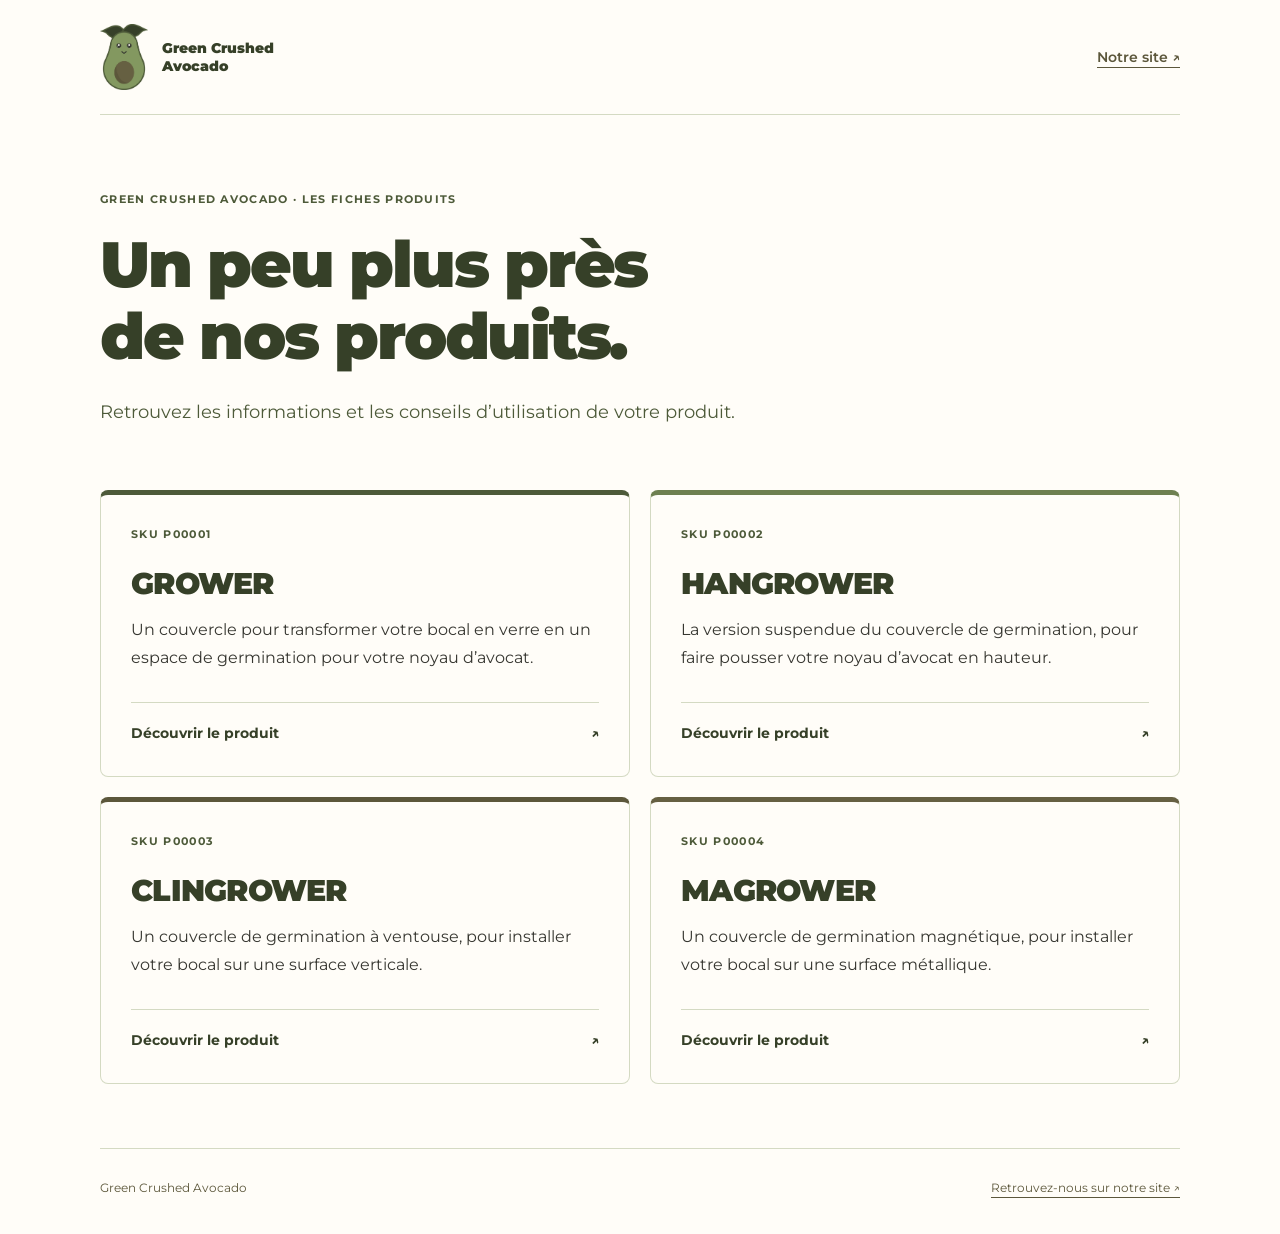
<file: index.html>
<!doctype html>
<html lang="fr">
<head>
  <meta charset="utf-8">
  <meta name="viewport" content="width=device-width, initial-scale=1">
  <meta name="description" content="Les fiches produits Green Crushed Avocado.">
  <meta name="theme-color" content="#364028">
  <title>Nos produits | Green Crushed Avocado</title>
  <link rel="icon" type="image/png" href="./assets/logo-gca.png">
  <link rel="preload" href="./assets/fonts/montserrat-variable.ttf" as="font" type="font/ttf" crossorigin>
  <link rel="stylesheet" href="./assets/style.css">
</head>
<body>
  <a class="skip" href="#contenu">Aller au contenu</a>
  <header class="header"><a class="brand" href="./index.html"><img class="brand-logo" src="./assets/logo-gca.png" alt="" width="48" height="66"><span>Green Crushed<br>Avocado</span></a><a class="site-link" href="https://greencrushedavocado.fr/">Notre site ↗</a></header>
  <main id="contenu"><section class="hero"><p class="eyebrow">Green Crushed Avocado · Les fiches produits</p><h1>Un peu plus près<br>de nos produits.</h1><p class="intro">Retrouvez les informations et les conseils d’utilisation de votre produit.</p></section><section class="grid" aria-label="Nos quatre produits"><a class="card" href="p00001/index.html"><span class="eyebrow">SKU p00001</span><h2>GROWER</h2><p>Un couvercle pour transformer votre bocal en verre en un espace de germination pour votre noyau d’avocat.</p><span class="card-link">Découvrir le produit <span aria-hidden="true">↗</span></span></a>
<a class="card" href="p00002/index.html"><span class="eyebrow">SKU p00002</span><h2>HANGROWER</h2><p>La version suspendue du couvercle de germination, pour faire pousser votre noyau d’avocat en hauteur.</p><span class="card-link">Découvrir le produit <span aria-hidden="true">↗</span></span></a>
<a class="card" href="p00003/index.html"><span class="eyebrow">SKU p00003</span><h2>CLINGROWER</h2><p>Un couvercle de germination à ventouse, pour installer votre bocal sur une surface verticale.</p><span class="card-link">Découvrir le produit <span aria-hidden="true">↗</span></span></a>
<a class="card" href="p00004/index.html"><span class="eyebrow">SKU p00004</span><h2>MAGROWER</h2><p>Un couvercle de germination magnétique, pour installer votre bocal sur une surface métallique.</p><span class="card-link">Découvrir le produit <span aria-hidden="true">↗</span></span></a></section></main>
  <footer><span>Green Crushed Avocado</span><a href="https://greencrushedavocado.fr/">Retrouvez-nous sur notre site ↗</a></footer>
</body>
</html>
</file>
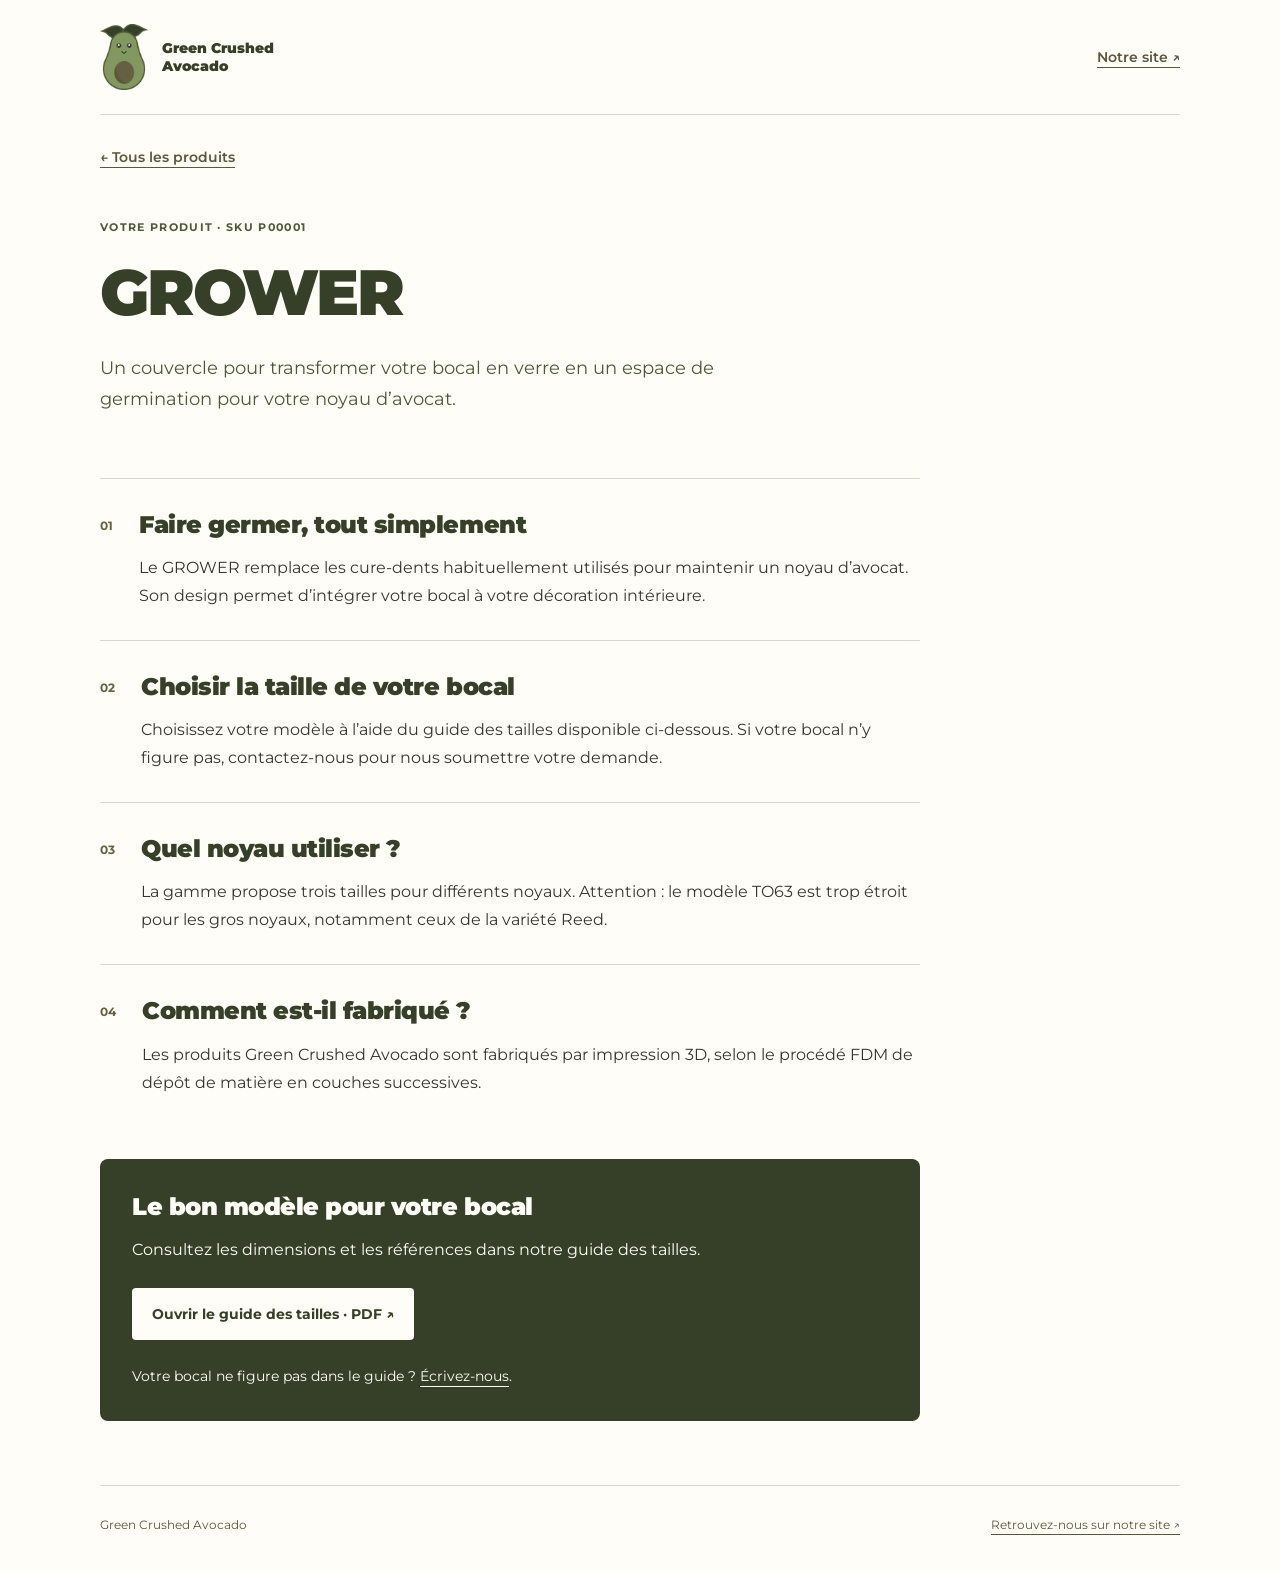
<file: p00001/index.html>
<!doctype html>
<html lang="fr">
<head>
  <meta charset="utf-8">
  <meta name="viewport" content="width=device-width, initial-scale=1">
  <meta name="description" content="Un couvercle pour transformer votre bocal en verre en un espace de germination pour votre noyau d’avocat.">
  <meta name="theme-color" content="#364028">
  <title>GROWER | Green Crushed Avocado</title>
  <link rel="icon" type="image/png" href="../assets/logo-gca.png">
  <link rel="preload" href="../assets/fonts/montserrat-variable.ttf" as="font" type="font/ttf" crossorigin>
  <link rel="stylesheet" href="../assets/style.css">
</head>
<body>
  <a class="skip" href="#contenu">Aller au contenu</a>
  <header class="header"><a class="brand" href="../index.html"><img class="brand-logo" src="../assets/logo-gca.png" alt="" width="48" height="66"><span>Green Crushed<br>Avocado</span></a><a class="site-link" href="https://greencrushedavocado.fr/">Notre site ↗</a></header>
  <main id="contenu"><a class="back" href="../index.html">← Tous les produits</a><section class="hero product-hero"><p class="eyebrow">Votre produit · SKU p00001</p><h1>GROWER</h1><p class="intro">Un couvercle pour transformer votre bocal en verre en un espace de germination pour votre noyau d’avocat.</p></section><div class="details"><section class="info"><span class="section-number" aria-hidden="true">01</span><div><h2>Faire germer, tout simplement</h2><p>Le GROWER remplace les cure-dents habituellement utilisés pour maintenir un noyau d’avocat. Son design permet d’intégrer votre bocal à votre décoration intérieure.</p></div></section>
<section class="info"><span class="section-number" aria-hidden="true">02</span><div><h2>Choisir la taille de votre bocal</h2><p>Choisissez votre modèle à l’aide du guide des tailles disponible ci-dessous. Si votre bocal n’y figure pas, contactez-nous pour nous soumettre votre demande.</p></div></section>
<section class="info"><span class="section-number" aria-hidden="true">03</span><div><h2>Quel noyau utiliser ?</h2><p>La gamme propose trois tailles pour différents noyaux. Attention : le modèle TO63 est trop étroit pour les gros noyaux, notamment ceux de la variété Reed.</p></div></section>
<section class="info"><span class="section-number" aria-hidden="true">04</span><div><h2>Comment est-il fabriqué ?</h2><p>Les produits Green Crushed Avocado sont fabriqués par impression 3D, selon le procédé FDM de dépôt de matière en couches successives.</p></div></section></div><aside class="help"><h2>Le bon modèle pour votre bocal</h2><p>Consultez les dimensions et les références dans notre guide des tailles.</p><a class="button" href="../assets/guide-des-tailles.pdf">Ouvrir le guide des tailles · PDF ↗</a><p class="contact">Votre bocal ne figure pas dans le guide ? <a href="mailto:greencrushedavocado@gmail.com">Écrivez-nous</a>.</p></aside></main>
  <footer><span>Green Crushed Avocado</span><a href="https://greencrushedavocado.fr/">Retrouvez-nous sur notre site ↗</a></footer>
</body>
</html>
</file>
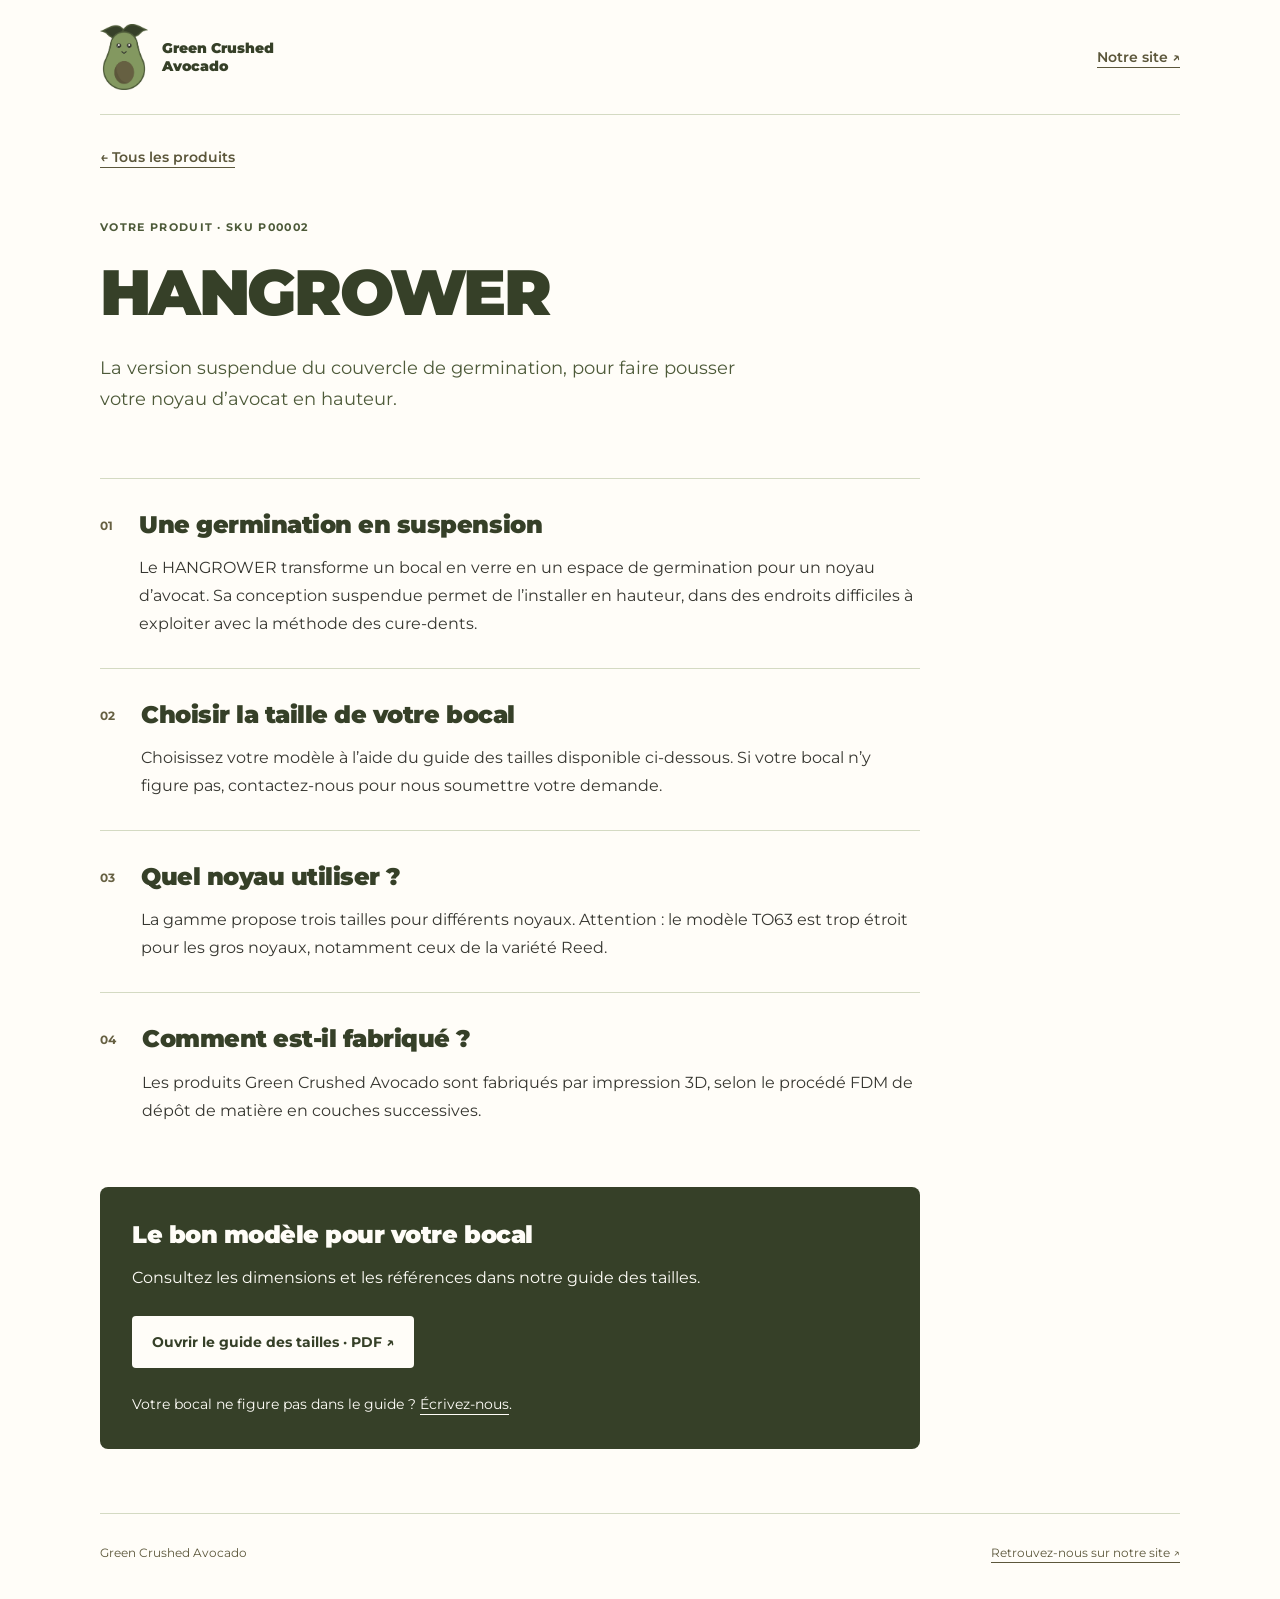
<file: p00002/index.html>
<!doctype html>
<html lang="fr">
<head>
  <meta charset="utf-8">
  <meta name="viewport" content="width=device-width, initial-scale=1">
  <meta name="description" content="La version suspendue du couvercle de germination, pour faire pousser votre noyau d’avocat en hauteur.">
  <meta name="theme-color" content="#364028">
  <title>HANGROWER | Green Crushed Avocado</title>
  <link rel="icon" type="image/png" href="../assets/logo-gca.png">
  <link rel="preload" href="../assets/fonts/montserrat-variable.ttf" as="font" type="font/ttf" crossorigin>
  <link rel="stylesheet" href="../assets/style.css">
</head>
<body>
  <a class="skip" href="#contenu">Aller au contenu</a>
  <header class="header"><a class="brand" href="../index.html"><img class="brand-logo" src="../assets/logo-gca.png" alt="" width="48" height="66"><span>Green Crushed<br>Avocado</span></a><a class="site-link" href="https://greencrushedavocado.fr/">Notre site ↗</a></header>
  <main id="contenu"><a class="back" href="../index.html">← Tous les produits</a><section class="hero product-hero"><p class="eyebrow">Votre produit · SKU p00002</p><h1>HANGROWER</h1><p class="intro">La version suspendue du couvercle de germination, pour faire pousser votre noyau d’avocat en hauteur.</p></section><div class="details"><section class="info"><span class="section-number" aria-hidden="true">01</span><div><h2>Une germination en suspension</h2><p>Le HANGROWER transforme un bocal en verre en un espace de germination pour un noyau d’avocat. Sa conception suspendue permet de l’installer en hauteur, dans des endroits difficiles à exploiter avec la méthode des cure-dents.</p></div></section>
<section class="info"><span class="section-number" aria-hidden="true">02</span><div><h2>Choisir la taille de votre bocal</h2><p>Choisissez votre modèle à l’aide du guide des tailles disponible ci-dessous. Si votre bocal n’y figure pas, contactez-nous pour nous soumettre votre demande.</p></div></section>
<section class="info"><span class="section-number" aria-hidden="true">03</span><div><h2>Quel noyau utiliser ?</h2><p>La gamme propose trois tailles pour différents noyaux. Attention : le modèle TO63 est trop étroit pour les gros noyaux, notamment ceux de la variété Reed.</p></div></section>
<section class="info"><span class="section-number" aria-hidden="true">04</span><div><h2>Comment est-il fabriqué ?</h2><p>Les produits Green Crushed Avocado sont fabriqués par impression 3D, selon le procédé FDM de dépôt de matière en couches successives.</p></div></section></div><aside class="help"><h2>Le bon modèle pour votre bocal</h2><p>Consultez les dimensions et les références dans notre guide des tailles.</p><a class="button" href="../assets/guide-des-tailles.pdf">Ouvrir le guide des tailles · PDF ↗</a><p class="contact">Votre bocal ne figure pas dans le guide ? <a href="mailto:greencrushedavocado@gmail.com">Écrivez-nous</a>.</p></aside></main>
  <footer><span>Green Crushed Avocado</span><a href="https://greencrushedavocado.fr/">Retrouvez-nous sur notre site ↗</a></footer>
</body>
</html>
</file>
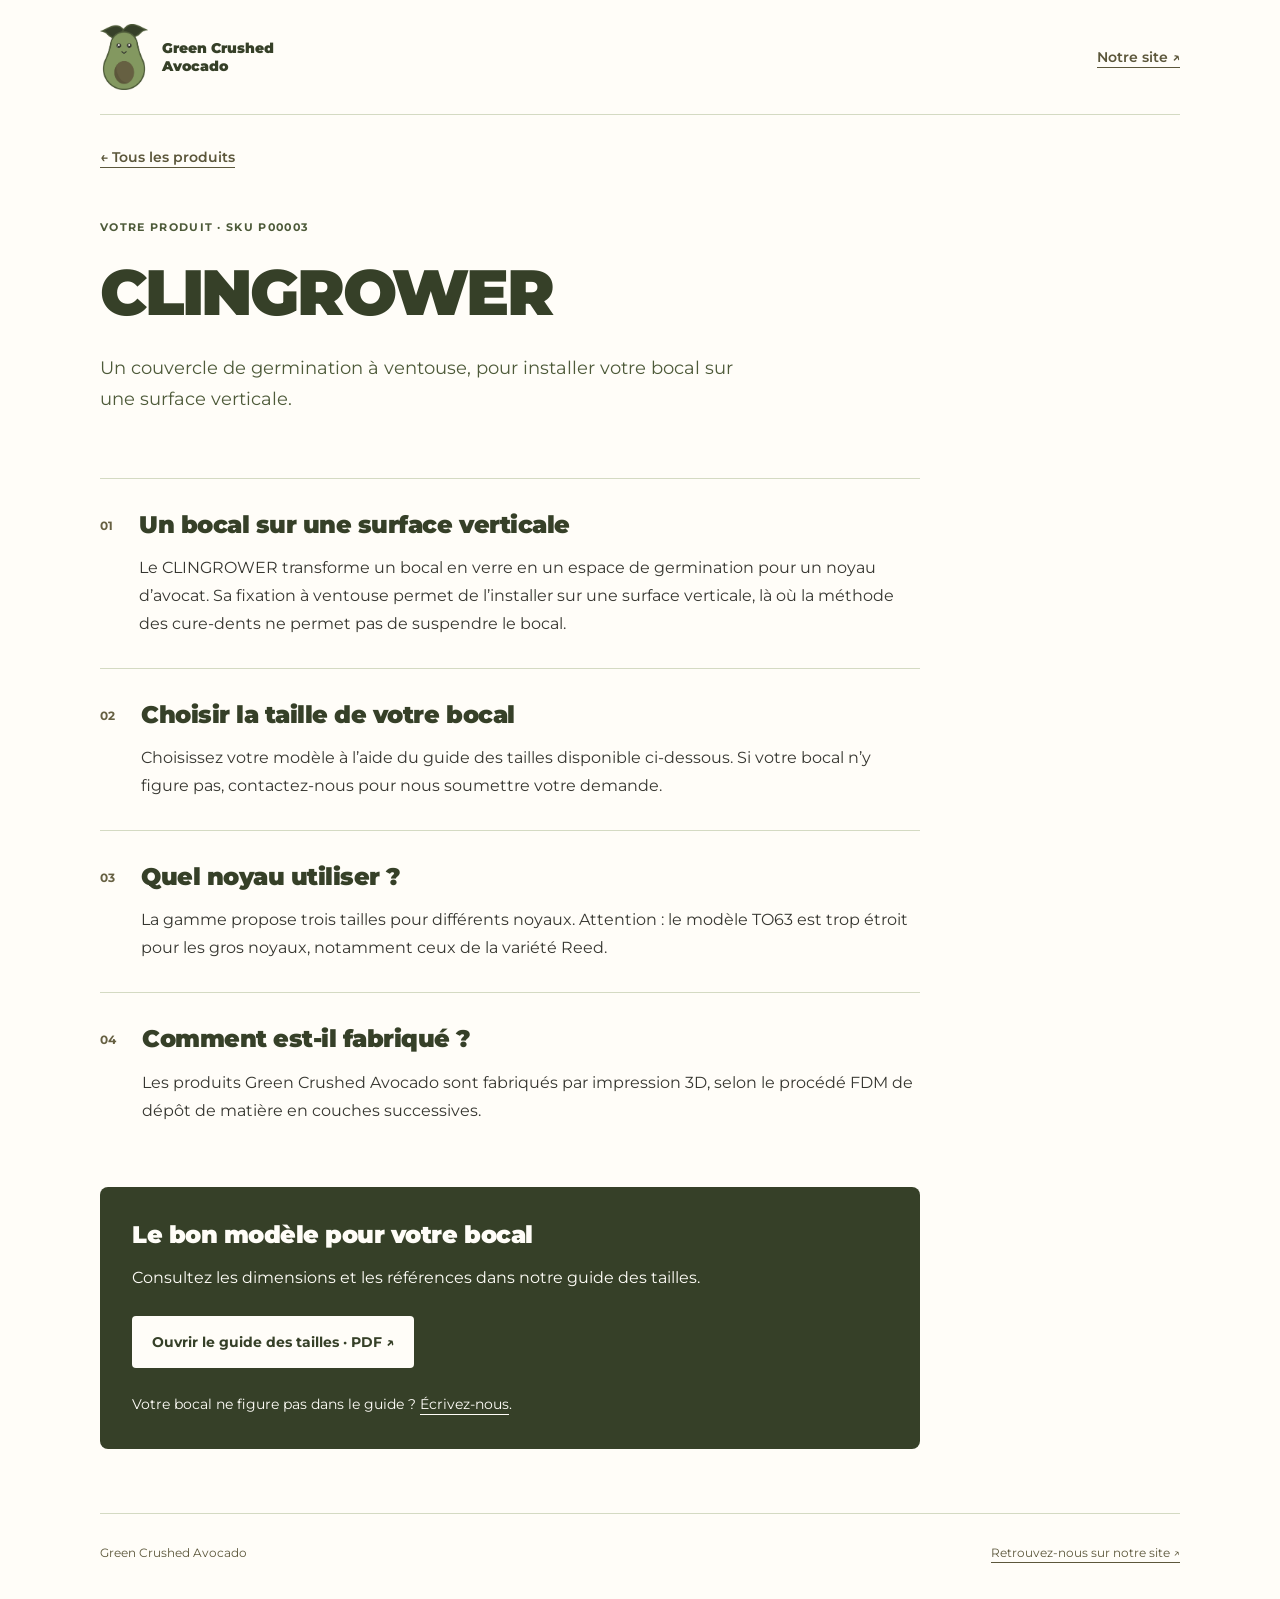
<file: p00003/index.html>
<!doctype html>
<html lang="fr">
<head>
  <meta charset="utf-8">
  <meta name="viewport" content="width=device-width, initial-scale=1">
  <meta name="description" content="Un couvercle de germination à ventouse, pour installer votre bocal sur une surface verticale.">
  <meta name="theme-color" content="#364028">
  <title>CLINGROWER | Green Crushed Avocado</title>
  <link rel="icon" type="image/png" href="../assets/logo-gca.png">
  <link rel="preload" href="../assets/fonts/montserrat-variable.ttf" as="font" type="font/ttf" crossorigin>
  <link rel="stylesheet" href="../assets/style.css">
</head>
<body>
  <a class="skip" href="#contenu">Aller au contenu</a>
  <header class="header"><a class="brand" href="../index.html"><img class="brand-logo" src="../assets/logo-gca.png" alt="" width="48" height="66"><span>Green Crushed<br>Avocado</span></a><a class="site-link" href="https://greencrushedavocado.fr/">Notre site ↗</a></header>
  <main id="contenu"><a class="back" href="../index.html">← Tous les produits</a><section class="hero product-hero"><p class="eyebrow">Votre produit · SKU p00003</p><h1>CLINGROWER</h1><p class="intro">Un couvercle de germination à ventouse, pour installer votre bocal sur une surface verticale.</p></section><div class="details"><section class="info"><span class="section-number" aria-hidden="true">01</span><div><h2>Un bocal sur une surface verticale</h2><p>Le CLINGROWER transforme un bocal en verre en un espace de germination pour un noyau d’avocat. Sa fixation à ventouse permet de l’installer sur une surface verticale, là où la méthode des cure-dents ne permet pas de suspendre le bocal.</p></div></section>
<section class="info"><span class="section-number" aria-hidden="true">02</span><div><h2>Choisir la taille de votre bocal</h2><p>Choisissez votre modèle à l’aide du guide des tailles disponible ci-dessous. Si votre bocal n’y figure pas, contactez-nous pour nous soumettre votre demande.</p></div></section>
<section class="info"><span class="section-number" aria-hidden="true">03</span><div><h2>Quel noyau utiliser ?</h2><p>La gamme propose trois tailles pour différents noyaux. Attention : le modèle TO63 est trop étroit pour les gros noyaux, notamment ceux de la variété Reed.</p></div></section>
<section class="info"><span class="section-number" aria-hidden="true">04</span><div><h2>Comment est-il fabriqué ?</h2><p>Les produits Green Crushed Avocado sont fabriqués par impression 3D, selon le procédé FDM de dépôt de matière en couches successives.</p></div></section></div><aside class="help"><h2>Le bon modèle pour votre bocal</h2><p>Consultez les dimensions et les références dans notre guide des tailles.</p><a class="button" href="../assets/guide-des-tailles.pdf">Ouvrir le guide des tailles · PDF ↗</a><p class="contact">Votre bocal ne figure pas dans le guide ? <a href="mailto:greencrushedavocado@gmail.com">Écrivez-nous</a>.</p></aside></main>
  <footer><span>Green Crushed Avocado</span><a href="https://greencrushedavocado.fr/">Retrouvez-nous sur notre site ↗</a></footer>
</body>
</html>
</file>
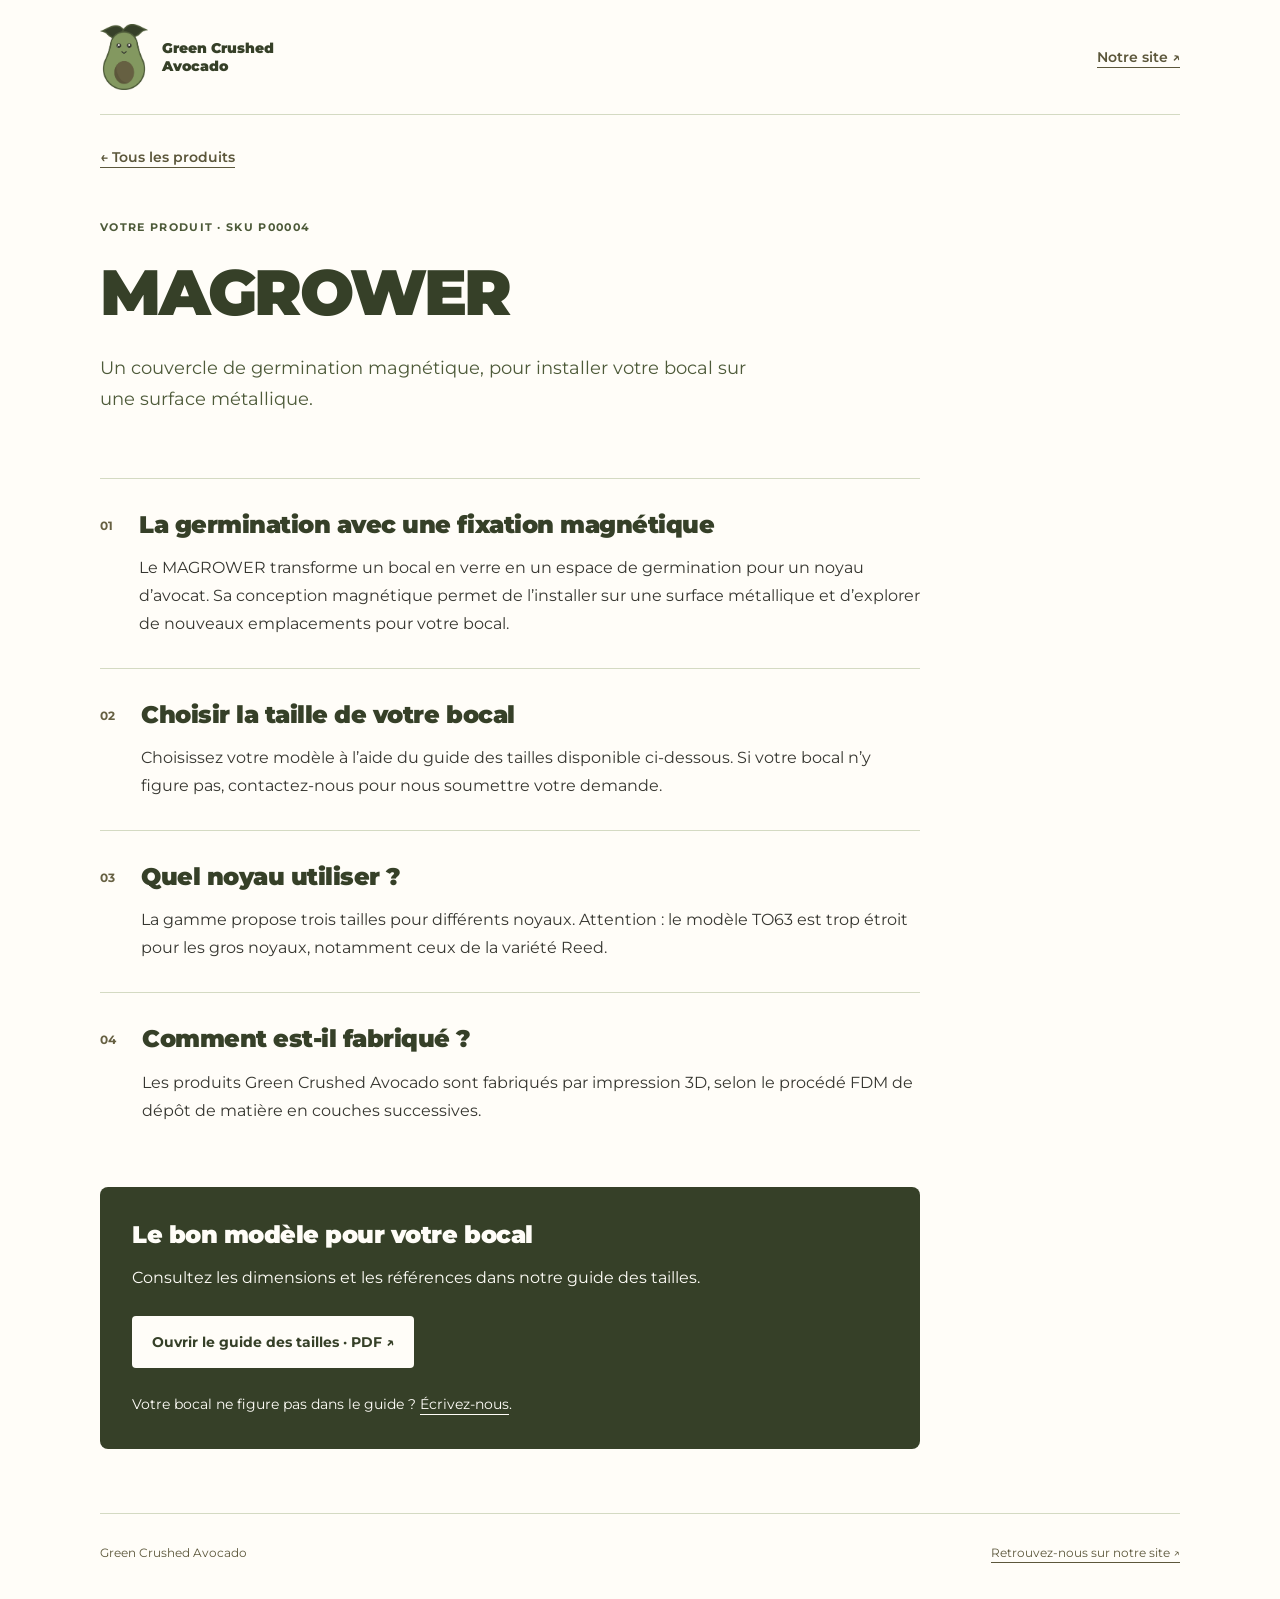
<file: p00004/index.html>
<!doctype html>
<html lang="fr">
<head>
  <meta charset="utf-8">
  <meta name="viewport" content="width=device-width, initial-scale=1">
  <meta name="description" content="Un couvercle de germination magnétique, pour installer votre bocal sur une surface métallique.">
  <meta name="theme-color" content="#364028">
  <title>MAGROWER | Green Crushed Avocado</title>
  <link rel="icon" type="image/png" href="../assets/logo-gca.png">
  <link rel="preload" href="../assets/fonts/montserrat-variable.ttf" as="font" type="font/ttf" crossorigin>
  <link rel="stylesheet" href="../assets/style.css">
</head>
<body>
  <a class="skip" href="#contenu">Aller au contenu</a>
  <header class="header"><a class="brand" href="../index.html"><img class="brand-logo" src="../assets/logo-gca.png" alt="" width="48" height="66"><span>Green Crushed<br>Avocado</span></a><a class="site-link" href="https://greencrushedavocado.fr/">Notre site ↗</a></header>
  <main id="contenu"><a class="back" href="../index.html">← Tous les produits</a><section class="hero product-hero"><p class="eyebrow">Votre produit · SKU p00004</p><h1>MAGROWER</h1><p class="intro">Un couvercle de germination magnétique, pour installer votre bocal sur une surface métallique.</p></section><div class="details"><section class="info"><span class="section-number" aria-hidden="true">01</span><div><h2>La germination avec une fixation magnétique</h2><p>Le MAGROWER transforme un bocal en verre en un espace de germination pour un noyau d’avocat. Sa conception magnétique permet de l’installer sur une surface métallique et d’explorer de nouveaux emplacements pour votre bocal.</p></div></section>
<section class="info"><span class="section-number" aria-hidden="true">02</span><div><h2>Choisir la taille de votre bocal</h2><p>Choisissez votre modèle à l’aide du guide des tailles disponible ci-dessous. Si votre bocal n’y figure pas, contactez-nous pour nous soumettre votre demande.</p></div></section>
<section class="info"><span class="section-number" aria-hidden="true">03</span><div><h2>Quel noyau utiliser ?</h2><p>La gamme propose trois tailles pour différents noyaux. Attention : le modèle TO63 est trop étroit pour les gros noyaux, notamment ceux de la variété Reed.</p></div></section>
<section class="info"><span class="section-number" aria-hidden="true">04</span><div><h2>Comment est-il fabriqué ?</h2><p>Les produits Green Crushed Avocado sont fabriqués par impression 3D, selon le procédé FDM de dépôt de matière en couches successives.</p></div></section></div><aside class="help"><h2>Le bon modèle pour votre bocal</h2><p>Consultez les dimensions et les références dans notre guide des tailles.</p><a class="button" href="../assets/guide-des-tailles.pdf">Ouvrir le guide des tailles · PDF ↗</a><p class="contact">Votre bocal ne figure pas dans le guide ? <a href="mailto:greencrushedavocado@gmail.com">Écrivez-nous</a>.</p></aside></main>
  <footer><span>Green Crushed Avocado</span><a href="https://greencrushedavocado.fr/">Retrouvez-nous sur notre site ↗</a></footer>
</body>
</html>
</file>
<file: assets/style.css>
/* Charte Green Crushed Avocado : Montserrat Black (900) et Montserrat. */
@font-face {
  font-family: "Montserrat";
  src: url("fonts/montserrat-variable.ttf") format("truetype");
  font-style: normal;
  font-weight: 100 900;
  font-display: swap;
}

:root {
  --green-dark: #364028;
  --green: #4D5A39;
  --green-mid: #6E8050;
  --green-light: #83985F;
  --ink: #363630;
  --olive-dark: #5C573B;
  --olive: #666042;
  --cream: #FFFDF8;
  --line: rgb(131 152 95 / 35%);
  --tint: rgb(131 152 95 / 9%);
  --font: "Montserrat", Arial, sans-serif;
  color-scheme: light;
}

* { box-sizing: border-box; }
body {
  margin: 0;
  background: var(--cream);
  color: var(--ink);
  font: 400 16px/1.75 var(--font);
}
a { color: inherit; text-underline-offset: 5px; }
a:focus-visible { outline: 3px solid var(--green-dark); outline-offset: 6px; }
.header, main, footer { width: min(1080px, calc(100% - 48px)); margin: auto; }
.header {
  display: flex;
  justify-content: space-between;
  align-items: center;
  padding: 24px 0;
  border-bottom: 1px solid var(--line);
  gap: 20px;
}
.brand {
  display: flex;
  align-items: center;
  gap: 14px;
  color: var(--green-dark);
  text-decoration: none;
  font-size: 14px;
  font-weight: 900;
  line-height: 1.3;
}
.brand-logo { display: block; width: 48px; height: 66px; object-fit: contain; flex-shrink: 0; }
.site-link { font-size: 14px; font-weight: 600; color: var(--olive-dark); }
.hero { padding: 64px 0 44px; max-width: 900px; }
.eyebrow {
  text-transform: uppercase;
  font-size: 11px;
  letter-spacing: .12em;
  font-weight: 700;
  color: var(--green);
}
h1, h2 { color: var(--green-dark); font-family: var(--font); font-weight: 900; }
h1 {
  font-size: clamp(32px, 5.8vw, 64px);
  line-height: 1.12;
  letter-spacing: -.035em;
  margin: 20px 0 24px;
  overflow-wrap: anywhere;
}
.intro { font-size: 18px; color: var(--green); max-width: 650px; }
.grid { display: grid; grid-template-columns: repeat(2, minmax(0, 1fr)); gap: 20px; padding-bottom: 64px; }
.card {
  display: flex;
  flex-direction: column;
  border: 1px solid var(--line);
  border-top: 5px solid var(--green);
  border-radius: 8px;
  padding: 30px;
  text-decoration: none;
  transition: background .15s, border-color .15s;
}
.card:nth-child(2) { border-top-color: var(--green-mid); }
.card:nth-child(3) { border-top-color: var(--olive-dark); }
.card:nth-child(4) { border-top-color: var(--olive); }
.card:hover { background: var(--tint); border-color: var(--green-light); }
.card h2 { font-size: clamp(24px, 3vw, 30px); line-height: 1.2; letter-spacing: -.025em; margin: 22px 0 14px; overflow-wrap: anywhere; }
.card p { margin: 0 0 30px; }
.card-link {
  margin-top: auto;
  border-top: 1px solid var(--line);
  padding-top: 18px;
  display: flex;
  justify-content: space-between;
  font-size: 14px;
  font-weight: 700;
  color: var(--green-dark);
  gap: 12px;
}
.back { display: inline-block; margin-top: 30px; font-size: 14px; font-weight: 600; color: var(--olive-dark); }
.product-hero { padding-top: 36px; }
.product-photo { display: block; width: 100%; max-height: 520px; object-fit: contain; border-radius: 8px; margin-top: 32px; }
.details { max-width: 820px; }
.info { display: flex; gap: 26px; padding: 30px 0; border-top: 1px solid var(--line); }
.info > div { min-width: 0; }
.section-number { font-size: 12px; font-weight: 700; color: var(--olive); padding-top: 6px; }
.info h2, .help h2 { font-size: 24px; line-height: 1.3; letter-spacing: -.02em; margin: 0 0 14px; }
.info p { margin: 0; white-space: pre-line; }
.help { max-width: 820px; background: var(--green-dark); color: var(--cream); padding: 32px; border-radius: 8px; margin: 32px 0 64px; }
.help h2 { color: var(--cream); }
.help p { margin: 0 0 24px; }
.help .contact { font-size: 14px; margin: 24px 0 0; }
.help a:focus-visible { outline-color: var(--cream); }
.button { display: inline-block; background: var(--cream); color: var(--green-dark); font-size: 14px; font-weight: 700; padding: 14px 20px; border-radius: 4px; text-decoration: none; }
.button:hover { text-decoration: underline; }
footer { display: flex; justify-content: space-between; gap: 20px; padding: 28px 0 36px; border-top: 1px solid var(--line); font-size: 12px; color: var(--olive-dark); }
.skip { position: absolute; top: 8px; left: 8px; padding: 8px 16px; background: var(--cream); z-index: 1; transform: translateY(-150%); }
.skip:focus { transform: none; }

@media (max-width: 600px) {
  .header, main, footer { width: calc(100% - 36px); }
  .header { padding: 18px 0; gap: 12px; }
  .brand { gap: 10px; font-size: 12px; }
  .brand-logo { width: 38px; height: 52px; }
  .site-link { font-size: 12px; }
  .hero { padding: 44px 0 30px; }
  .grid { grid-template-columns: 1fr; gap: 14px; padding-bottom: 48px; }
  .card { padding: 24px; }
  .intro { font-size: 16px; }
  .product-hero { padding-top: 28px; }
  .info { gap: 16px; }
  .info h2, .help h2 { font-size: 21px; }
  .help { padding: 24px; }
  footer { flex-direction: column; gap: 8px; }
}
@media (max-width: 360px) { h1 { font-size: 28px; } .card { padding: 20px; } }
@media (prefers-reduced-motion: reduce) { .card { transition: none; } }
</file>
